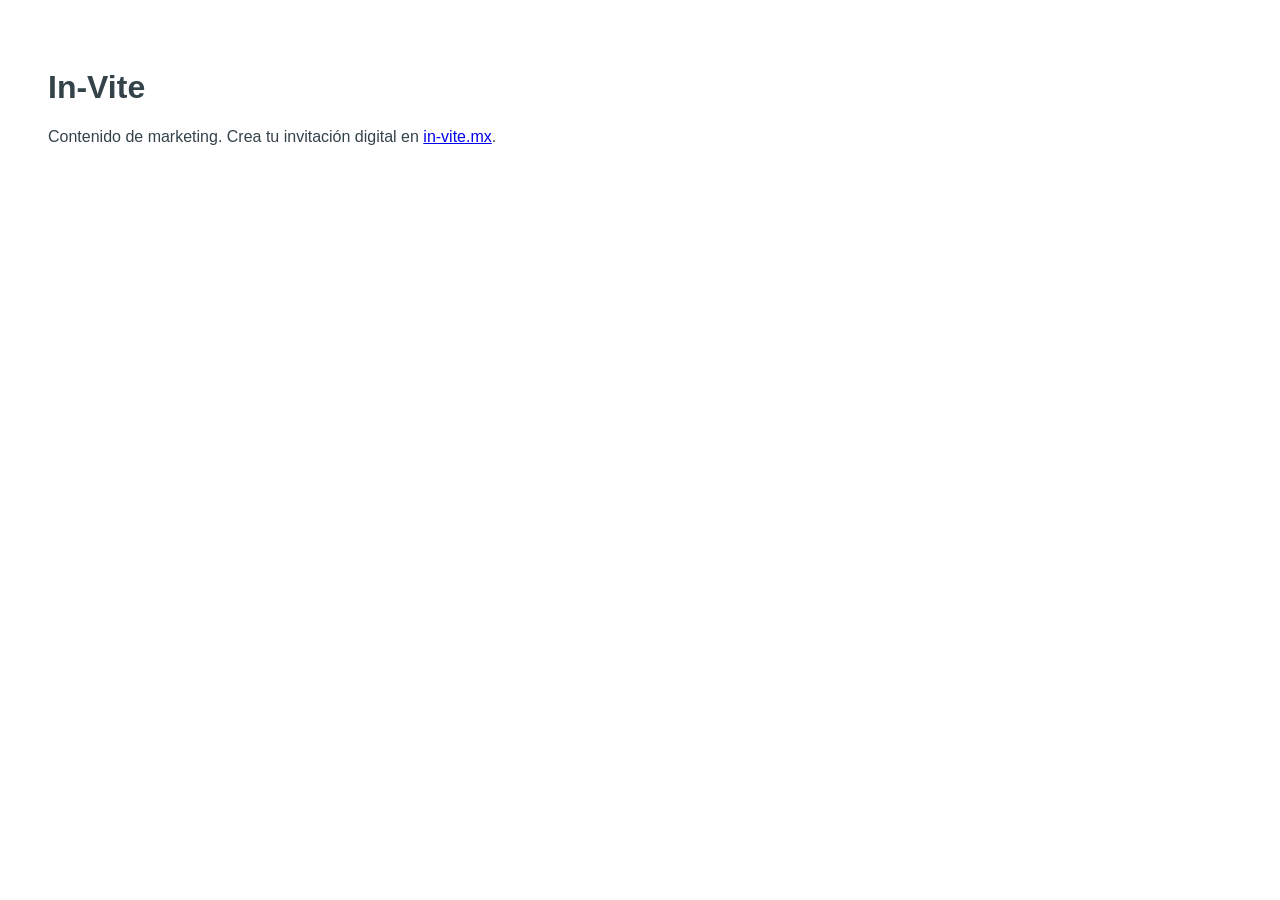
<file: index.html>
<!doctype html><html lang="es"><head><meta charset="utf-8"><title>In-Vite · Marketing</title><meta name="robots" content="noindex"></head>
<body style="font-family:sans-serif;padding:40px;color:#34424a"><h1>In-Vite</h1><p>Contenido de marketing. Crea tu invitación digital en <a href="https://in-vite.mx">in-vite.mx</a>.</p></body></html>
</file>
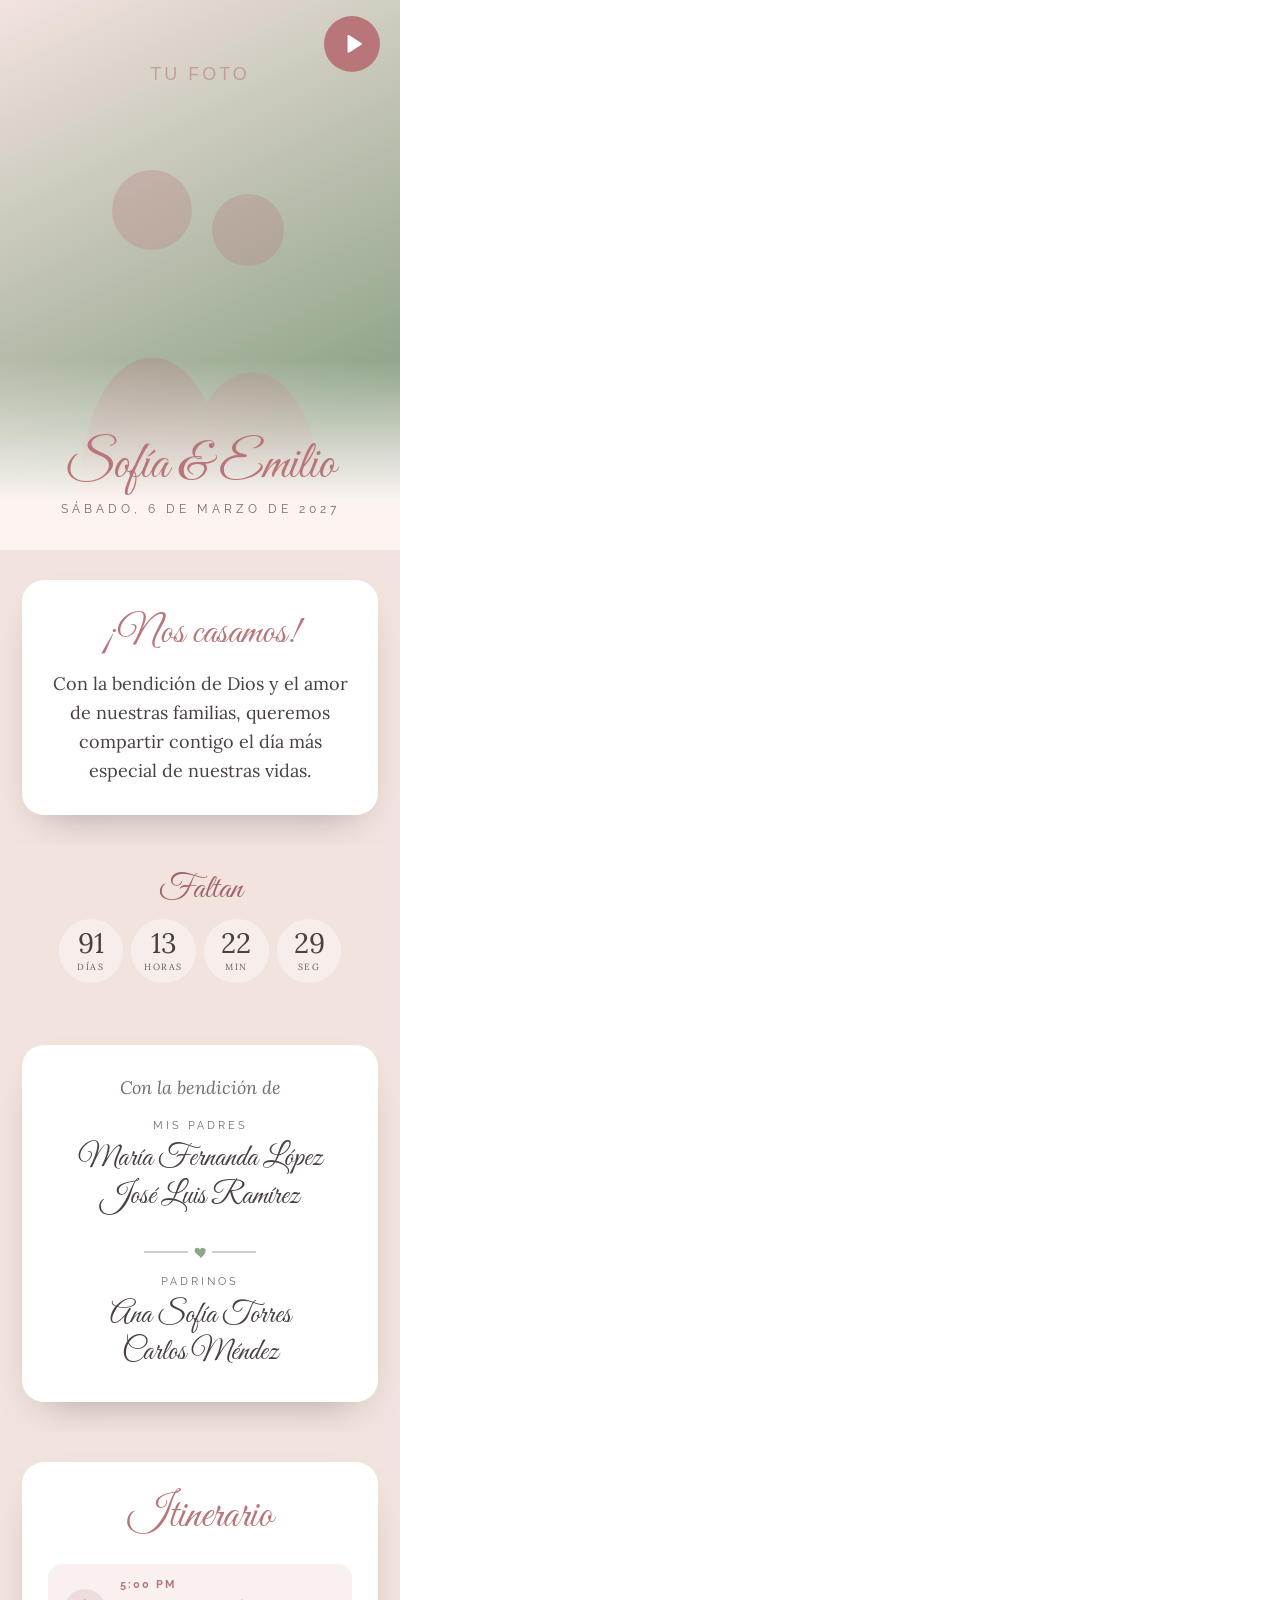
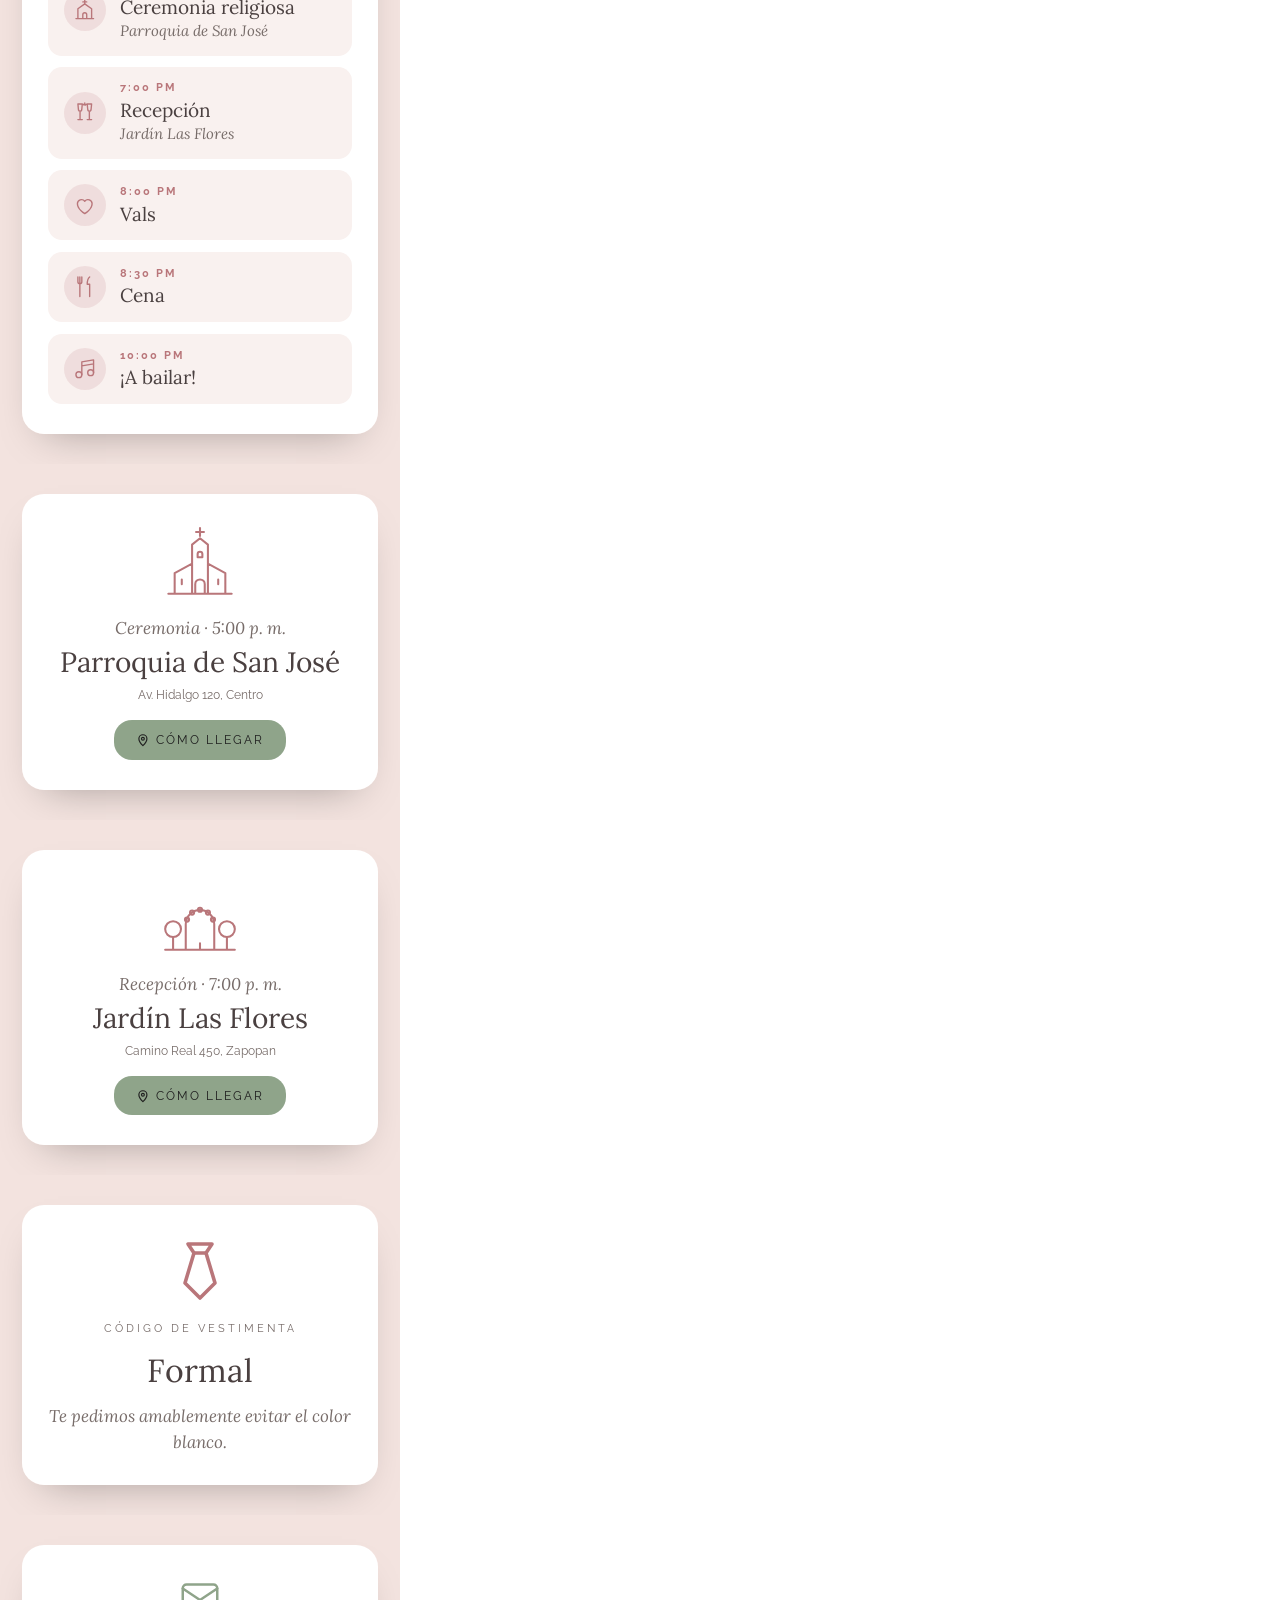
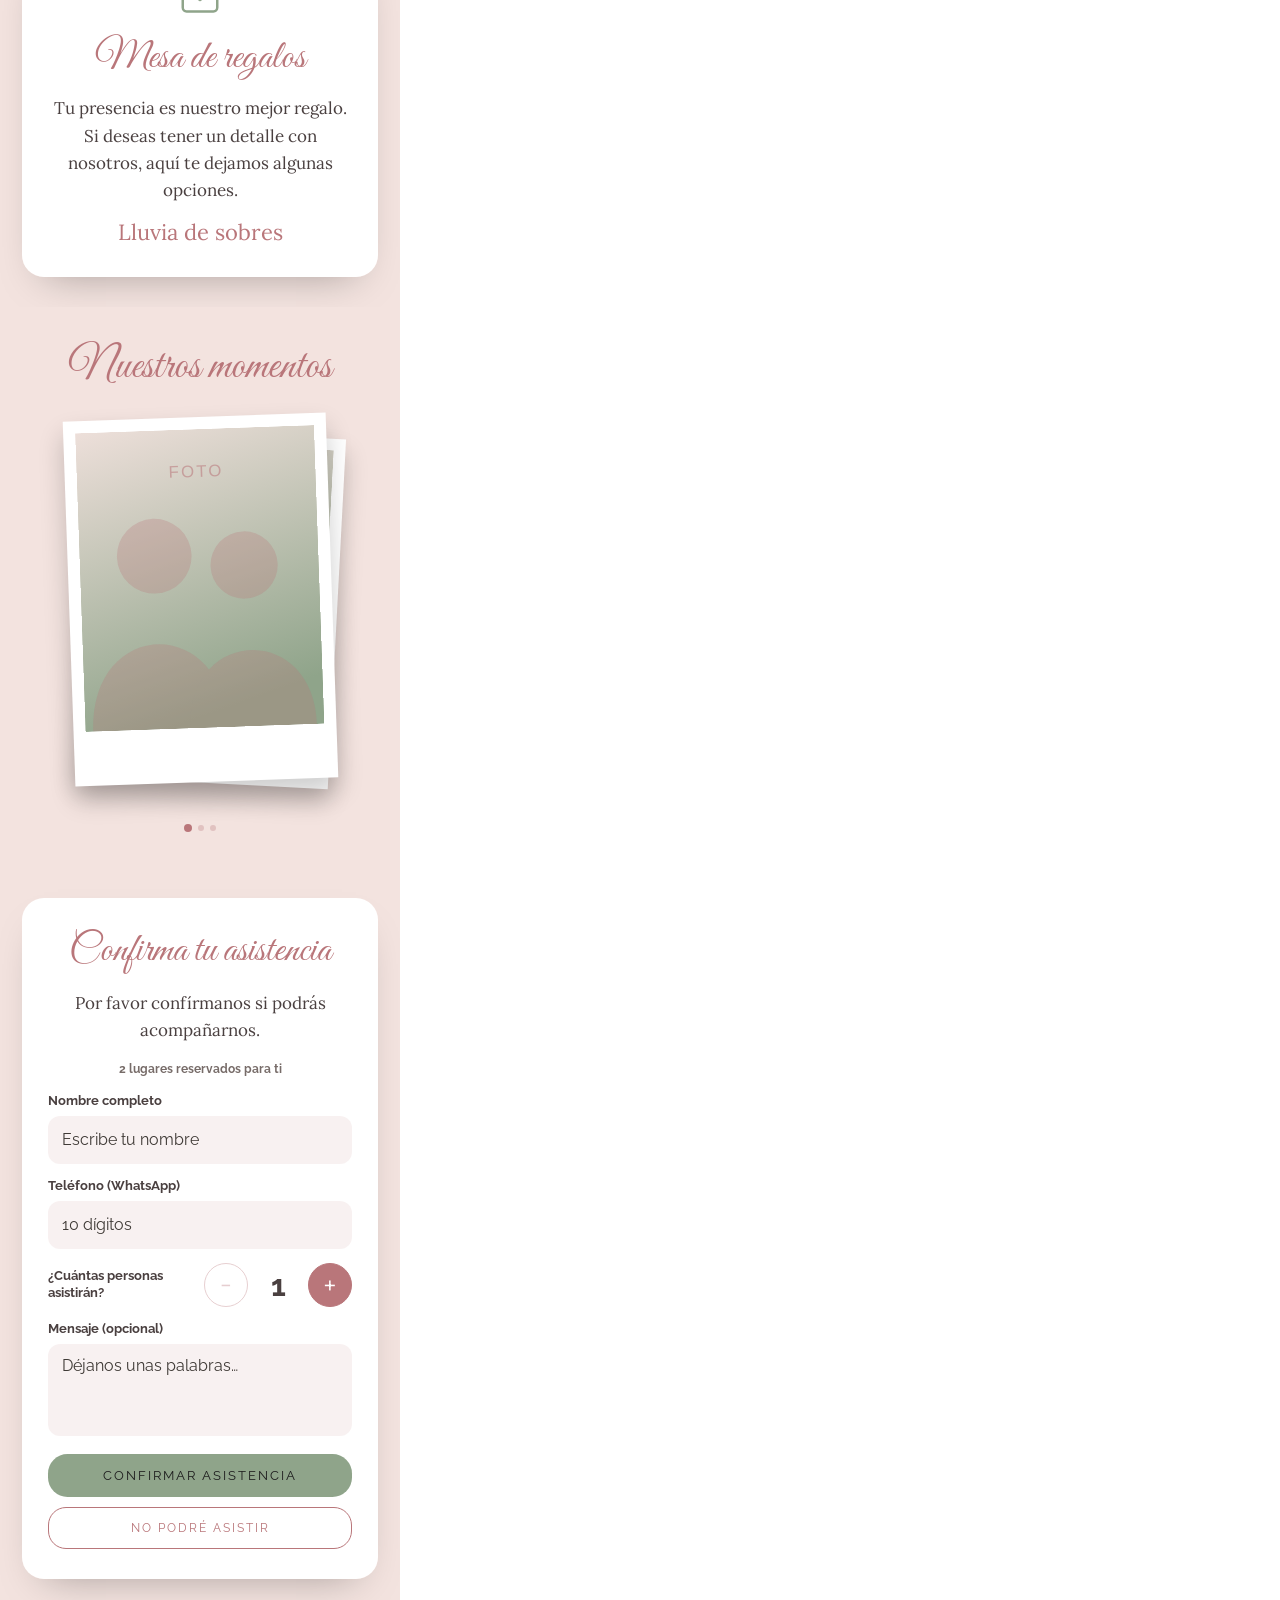
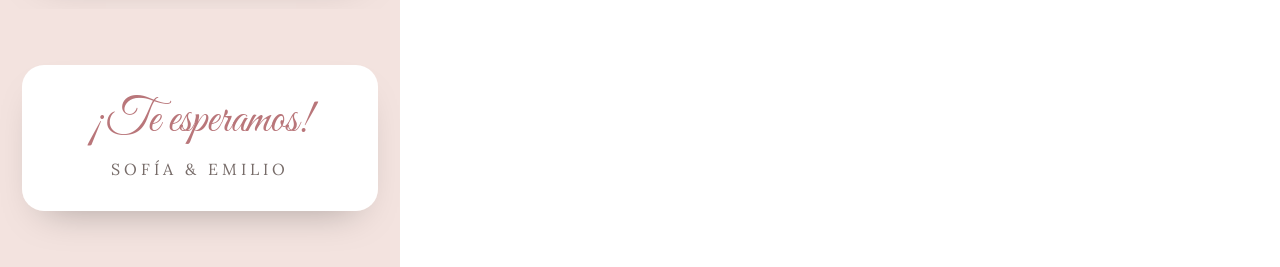
<file: fabrica/inv.html>
<html><head><meta charset="utf-8"><link rel="stylesheet" href="fonts.css"><link rel="stylesheet" href="app.css"></head><body style="margin:0;background:#fff"><div id="root"></div><script src="inv.js"></script></body></html>
</file>
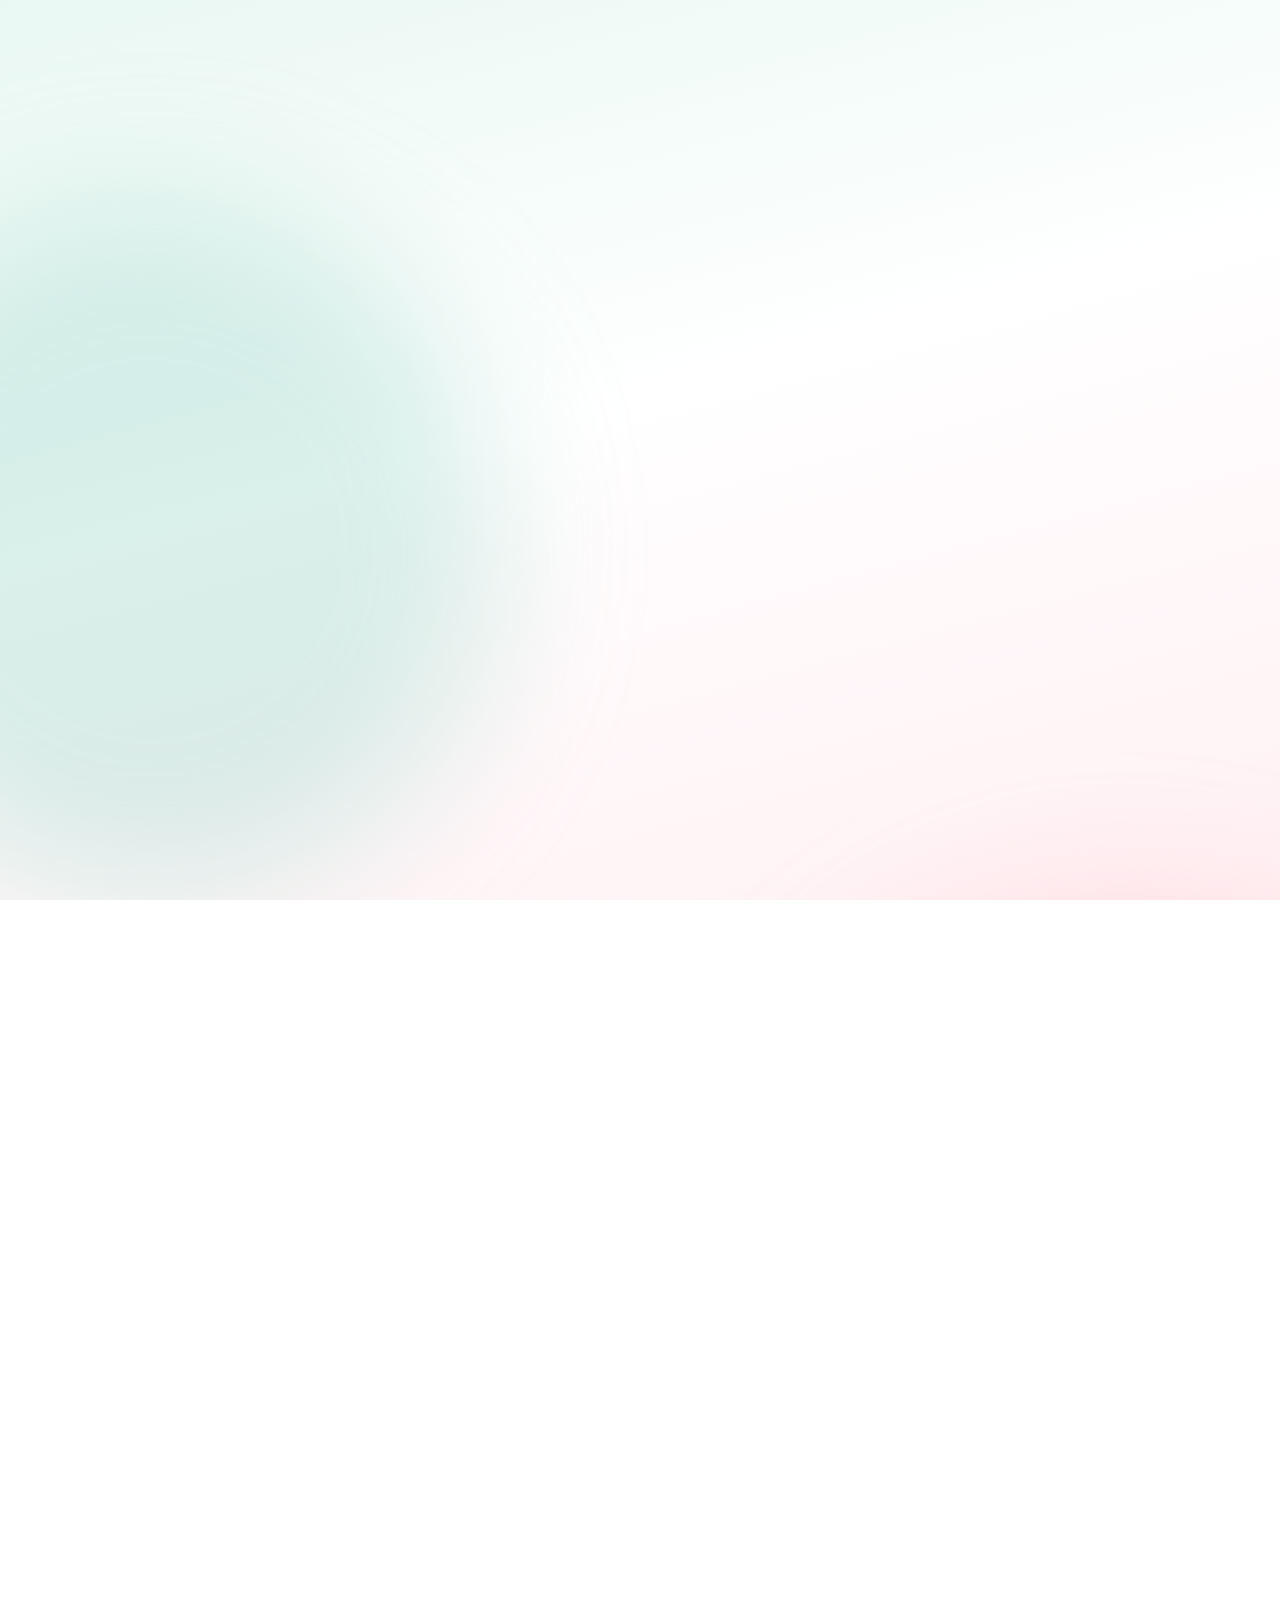
<file: fabrica/reels.html>
<!doctype html>
<html><head><meta charset="utf-8">
<link rel="stylesheet" href="fonts.css">
<style>
*{box-sizing:border-box;margin:0;padding:0}
html,body{width:1080px;height:1920px;overflow:hidden}
body{font-family:Figtree,sans-serif;color:#34424a;background:#fff}
#stage{position:absolute;inset:0;overflow:hidden;background:linear-gradient(165deg,#e9f8f3 0%,#ffffff 46%,#fff0f3 100%)}
.abs{position:absolute}
.blob{position:absolute;border-radius:50%;filter:blur(70px)}
.H{font-family:'Bricolage Grotesque';font-weight:800;letter-spacing:-0.03em;line-height:1.02;color:#34424a}
.hl{color:#3fa58e}
.pink{color:#e98a9e}
/* leyenda superior */
#cap{position:absolute;left:60px;right:60px;top:150px;height:330px;text-align:center}
#chip{display:inline-block;padding:10px 26px;border-radius:999px;background:#34424a;color:#fff;font-weight:700;font-size:30px;letter-spacing:.02em}
#capt{margin-top:22px;font-size:72px}
#caps{margin-top:14px;font-size:34px;color:#5a6a6e;font-weight:500}
/* teléfono */
#phone{position:absolute;left:260px;top:520px;width:560px;height:1100px;border-radius:74px;background:#26302f;padding:20px;box-shadow:0 0 0 3px #7ac9b8,0 70px 120px -30px rgba(52,66,74,.45);transform-origin:50% 0}
#screen{position:relative;width:520px;height:1060px;border-radius:55px;overflow:hidden;background:#fff}
#notch{position:absolute;left:50%;top:16px;width:140px;height:36px;margin-left:-70px;border-radius:20px;background:#26302f;z-index:80}
.layer{position:absolute;inset:0;overflow:hidden}
.inv{position:absolute;left:0;top:0;width:520px}
#finger{position:absolute;left:20px;top:20px;z-index:90;pointer-events:none}
.fdot{position:absolute;width:84px;height:84px;margin:-42px 0 0 -42px;border-radius:50%;background:rgba(255,255,255,.88);border:4px solid #7ac9b8;box-shadow:0 10px 26px rgba(0,0,0,.3)}
.fring{position:absolute;width:84px;height:84px;margin:-42px 0 0 -42px;border-radius:50%;border:5px solid #7ac9b8}
/* UI de app */
.bar{position:absolute;left:0;right:0;top:0;height:112px;padding:58px 24px 0;display:flex;align-items:center;gap:12px;background:rgba(255,255,255,.96);border-bottom:1px solid #eceaf0;font-weight:700;font-size:24px;z-index:20}
.btn{border-radius:18px;background:#3fa58e;color:#fff;font-weight:700;display:flex;align-items:center;justify-content:center;gap:10px}
.sheet{position:absolute;left:0;right:0;bottom:0;background:#fff;border-radius:34px 34px 0 0;box-shadow:0 -20px 50px rgba(30,40,45,.25);z-index:40}
.grab{width:70px;height:7px;border-radius:4px;background:#d8dde0;margin:14px auto 10px}
.lbl{font-size:18px;font-weight:700;color:#5a6a6e;letter-spacing:.06em;text-transform:uppercase}
.field{border:2px solid #7ac9b8;border-radius:16px;padding:14px 18px;font-size:28px;font-weight:600;background:#fff}
.caret{display:inline-block;width:3px;height:30px;background:#3fa58e;vertical-align:-5px;margin-left:2px}
.kbd{background:#d3d7dc;padding:12px 6px 30px}
.krow{display:flex;justify-content:center;gap:7px;margin:8px 0}
.key{width:42px;height:58px;border-radius:9px;background:#fff;box-shadow:0 2px 0 #9aa1a8;display:flex;align-items:center;justify-content:center;font-size:24px;color:#222}
.sel{position:absolute;border:3px solid #3fa58e;border-radius:6px;z-index:30}
.sel i{position:absolute;width:16px;height:16px;border-radius:50%;background:#fff;border:3px solid #3fa58e}
.pillc{position:absolute;padding:14px 26px;border-radius:999px;background:#fff;box-shadow:0 18px 40px -16px rgba(52,66,74,.45);font-weight:700;font-size:30px;display:flex;align-items:center;gap:12px;white-space:nowrap}
.pillc b{display:inline-flex;width:40px;height:40px;border-radius:50%;background:#7ac9b8;color:#fff;align-items:center;justify-content:center}
/* chat */
.chat{position:absolute;inset:0;background:#efe7de}
.msg{position:absolute;max-width:760px;padding:22px 30px 26px;border-radius:30px;font-size:38px;line-height:1.25;box-shadow:0 2px 0 rgba(0,0,0,.08)}
.msg.in{left:60px;background:#fff;border-top-left-radius:8px}
.msg.out{right:60px;background:#d9fdd3;border-top-right-radius:8px}
.msg small{display:block;font-size:24px;font-weight:700;margin-bottom:4px}
/* tarjeta final */
#end{position:absolute;inset:0;text-align:center;opacity:0}
.cta{display:inline-block;padding:30px 60px;border-radius:40px;background:#3fa58e;color:#fff;box-shadow:0 26px 50px -20px rgba(63,165,142,.65)}
</style></head>
<body>
<div id="stage">
  <div class="blob" style="left:-200px;top:200px;width:700px;height:700px;background:rgba(122,201,184,.28)"></div>
  <div class="blob" style="right:-220px;top:900px;width:760px;height:760px;background:rgba(251,180,192,.30)"></div>
  <div id="hook" class="abs" style="inset:0"></div>
  <div id="cap"><div id="chip"></div><div id="capt" class="H"></div><div id="caps"></div></div>
  <div id="phone"><div id="screen"><div id="notch"></div><div id="scr" class="abs" style="inset:0"></div></div><div id="finger"><div class="fring" id="fring"></div><div class="fdot" id="fdot"></div></div></div>
  <div id="side" class="abs" style="inset:0;pointer-events:none"></div>
  <div id="end">
    <img src="logo.png" id="elogo" class="abs" style="left:310px;top:250px;width:460px;height:460px;mix-blend-mode:multiply">
    <div id="e1" class="abs H" style="left:60px;right:60px;top:760px;font-size:96px">Diséñala <span class="hl">gratis</span></div>
    <div id="e2" class="abs" style="left:80px;right:80px;top:900px;font-size:42px;line-height:1.35;color:#5a6a6e;font-weight:500">Pagas <b style="color:#34424a">$350 MXN</b> solo al activarla.<br>Todo incluido, sin cobros extra.</div>
    <div id="e3" class="abs" style="left:0;right:0;top:1110px"><div class="cta"><div style="font-size:34px;font-weight:600;opacity:.9">Créala hoy en</div><div class="H" style="color:#fff;font-size:76px;margin-top:6px">in-vite.mx</div></div></div>
    <div id="e4" class="abs" style="left:0;right:0;top:1390px;font-size:34px;color:#5a6a6e;font-weight:600">Boda · XV años · Bautizo · Cumpleaños · y más</div>
  </div>
</div>
<script src="icons.js"></script>
<script>
const Q = new URLSearchParams(location.search); const RID = Q.get('r') || '1';
// Variantes: ?c=<JSON> con { set: 'base', t: { clave: 'texto' } } — ver README de la fábrica
let CFG = {}; try { CFG = JSON.parse(Q.get('c') || '{}'); } catch (e) { CFG = {}; }
const T = (k, d) => (CFG.t && CFG.t[k] != null ? CFG.t[k] : d);
const IM = (n) => `sets/${CFG.set || 'base'}/${n}`;
// ---------- utilidades ----------
const $ = (id) => document.getElementById(id);
const C = (v, a = 0, b = 1) => Math.min(b, Math.max(a, v));
const P = (t, a, b) => C((t - a) / (b - a));
const eo = (x) => 1 - Math.pow(1 - x, 3);
const eio = (x) => (x < .5 ? 4 * x * x * x : 1 - Math.pow(-2 * x + 2, 3) / 2);
const back = (x) => { const c = 1.7; return 1 + (c + 1) * Math.pow(x - 1, 3) + c * Math.pow(x - 1, 2); };
const L = (a, b, x) => a + (b - a) * x;
const H = (html) => { const d = document.createElement('div'); d.innerHTML = html.trim(); return d.firstChild; };
function vis(el, t, a, b, fi = .3, fo = .3) { const o = t < a || t > b ? 0 : Math.min(fi ? P(t, a, a + fi) : 1, fo ? 1 - P(t, b - fo, b) : 1); el.style.opacity = o; el.style.visibility = o > 0.001 ? 'visible' : 'hidden'; return o; }
const typed = (s, x) => s.slice(0, Math.round(s.length * C(x)));
const S = 1.3; // px lógicos de la invitación → px de pantalla del teléfono
const CUES = []; // [t, efecto] para el audio
const cue = (t, k, g) => CUES.push([t, k, g ?? 1]);

// leyenda superior
const CAPS = [];
function capAt(t) {
  const c = CAPS.find((c) => t >= c[0] && t < c[1]);
  const cap = $('cap');
  if (!c) { cap.style.opacity = 0; return; }
  const [a, b, chip, title, sub] = c;
  const o = Math.min(P(t, a, a + .3), 1 - P(t, b - .25, b));
  cap.style.opacity = o; cap.style.transform = `translateY(${(1 - eo(P(t, a, a + .4))) * 30}px)`;
  $('chip').style.display = chip ? '' : 'none'; $('chip').textContent = chip || '';
  $('capt').innerHTML = title; $('caps').innerHTML = sub || '';
}
// teléfono
let PH = { y: 0, s: 1, o: 1, x: 0 };
function phone(t, a, b) { // entra desde abajo, sale hacia abajo
  const i = eo(P(t, a, a + .55)), o = P(t, b - .35, b);
  const ph = $('phone'); ph.style.display = t < a || t > b ? 'none' : '';
  ph.style.transform = `translate(${PH.x}px, ${(1 - i) * 900 + o * o * 1000 + PH.y}px) scale(${PH.s})`;
}
// dedo: lista de [t0, t1, x, y, tap?]
function finger(t, path) {
  let pos = null, press = 0, ring = 0, show = 0;
  for (let i = 0; i < path.length; i++) {
    const [t0, t1, x, y, tap] = path[i];
    if (t < t0 || t > t1) continue;
    const prev = path[i - 1]; show = 1;
    if (prev && prev[1] >= t0 - .05) { const m = eio(P(t, t0, t0 + .35)); pos = [L(prev[2], x, m), L(prev[3], y, m)]; } else pos = [x, y];
    if (!prev || prev[1] < t0 - .05) show = P(t, t0, t0 + .15);
    if (i === path.length - 1 || path[i + 1][0] > t1 + .05) show = Math.min(show, 1 - P(t, t1 - .15, t1));
    if (tap) { const tt = tap === true ? t0 + .45 : tap; const d = t - tt; if (d > -.12 && d < .1) press = 1 - Math.abs(d) / .12; if (d >= 0 && d < .5) ring = d / .5; }
  }
  const f = $('finger'); f.style.opacity = show; if (!pos) return;
  const dot = $('fdot'), rg = $('fring');
  dot.style.left = rg.style.left = pos[0] + 'px'; dot.style.top = rg.style.top = pos[1] + 'px';
  dot.style.transform = `scale(${1 - press * .22})`;
  rg.style.opacity = ring ? 1 - ring : 0; rg.style.transform = `scale(${1 + ring * 1.4})`;
}
function tapsToCues(path) { path.forEach(([t0, , , , tap]) => { if (tap) cue(tap === true ? t0 + .45 : tap, 'click'); }); }
// tarjeta final
function endCard(t, a) {
  const e = $('end'); e.style.opacity = P(t, a, a + .3); e.style.display = t < a ? 'none' : '';
  const k = (d) => eo(P(t, a + d, a + d + .5));
  $('elogo').style.transform = `translateY(${(1 - back(P(t, a + .05, a + .7))) * 120}px) scale(${.6 + .4 * back(P(t, a + .05, a + .7))})`;
  [['e1', .35], ['e2', .6], ['e3', .85], ['e4', 1.1]].forEach(([id, d]) => { $(id).style.opacity = k(d); $(id).style.transform = `translateY(${(1 - k(d)) * 40}px)`; });
  $('e3').firstChild.style.transform = `scale(${1 + Math.sin(Math.max(0, t - a - 1.4) * 4) * .015})`;
}
function endCues(a) { cue(a, 'whoosh'); cue(a + .2, 'shimmer'); cue(a + .9, 'chime'); }
// imagen de invitación en el teléfono
const inv = (src, extra = '') => `<img class="inv" src="${src}" ${extra}>`;
function keyboard() {
  const rows = ['qwertyuiop', 'asdfghjklñ', 'zxcvbnm'];
  return `<div class="kbd">${rows.map((r) => `<div class="krow">${[...r].map((k) => `<div class="key">${k}</div>`).join('')}</div>`).join('')}<div class="krow"><div class="key" style="width:300px"></div><div class="key" style="width:110px;background:#3fa58e;color:#fff;font-size:20px;font-weight:700">Listo</div></div></div>`;
}
function qrSvg(size, col = '#34424a') {
  const m = window.QR; const n = m.length; const c = size / n; let r = '';
  m.forEach((row, y) => [...row].forEach((v, x) => { if (v === '1') r += `<rect x="${x * c}" y="${y * c}" width="${c + .4}" height="${c + .4}"/>`; }));
  return `<svg width="${size}" height="${size}" fill="${col}">${r}</svg>`;
}

const REELS = {};
</script>
<script src="reel1.js"></script>
<script src="reel2.js"></script>
<script src="reel3.js"></script>
<script src="reel4.js"></script>
<script src="qr.js"></script>
<script>
window.QR = window.QRDATA;
['e1', 'e2', 'e4'].forEach((k) => { if (CFG.t && CFG.t[`end_${k}`]) $(k).innerHTML = CFG.t[`end_${k}`]; });
const R = REELS[RID]; R.build(); window.DUR = R.dur; window.CUES = CUES; window.render = (t) => R.render(t); R.render(0); window.ready = true;
</script>
</body></html>
</file>
<file: fabrica/fonts.css>
@font-face {
  font-family: 'Allura';
  font-style: normal;
  font-display: swap;
  font-weight: 400;
  src: url(fonts/allura-latin-400-normal.woff2) format('woff2');
}
@font-face {
  font-family: 'Bricolage Grotesque';
  font-style: normal;
  font-display: swap;
  font-weight: 200;
  src: url(fonts/bricolage-grotesque-latin-200-normal.woff2) format('woff2');
}
@font-face {
  font-family: 'Bricolage Grotesque';
  font-style: normal;
  font-display: swap;
  font-weight: 300;
  src: url(fonts/bricolage-grotesque-latin-300-normal.woff2) format('woff2');
}
@font-face {
  font-family: 'Bricolage Grotesque';
  font-style: normal;
  font-display: swap;
  font-weight: 400;
  src: url(fonts/bricolage-grotesque-latin-400-normal.woff2) format('woff2');
}
@font-face {
  font-family: 'Bricolage Grotesque';
  font-style: normal;
  font-display: swap;
  font-weight: 500;
  src: url(fonts/bricolage-grotesque-latin-500-normal.woff2) format('woff2');
}
@font-face {
  font-family: 'Bricolage Grotesque';
  font-style: normal;
  font-display: swap;
  font-weight: 600;
  src: url(fonts/bricolage-grotesque-latin-600-normal.woff2) format('woff2');
}
@font-face {
  font-family: 'Bricolage Grotesque';
  font-style: normal;
  font-display: swap;
  font-weight: 700;
  src: url(fonts/bricolage-grotesque-latin-700-normal.woff2) format('woff2');
}
@font-face {
  font-family: 'Bricolage Grotesque';
  font-style: normal;
  font-display: swap;
  font-weight: 800;
  src: url(fonts/bricolage-grotesque-latin-800-normal.woff2) format('woff2');
}
@font-face {
  font-family: 'Cinzel';
  font-style: normal;
  font-display: swap;
  font-weight: 400;
  src: url(fonts/cinzel-latin-400-normal.woff2) format('woff2');
}
@font-face {
  font-family: 'Cinzel';
  font-style: normal;
  font-display: swap;
  font-weight: 500;
  src: url(fonts/cinzel-latin-500-normal.woff2) format('woff2');
}
@font-face {
  font-family: 'Cinzel';
  font-style: normal;
  font-display: swap;
  font-weight: 600;
  src: url(fonts/cinzel-latin-600-normal.woff2) format('woff2');
}
@font-face {
  font-family: 'Cinzel';
  font-style: normal;
  font-display: swap;
  font-weight: 700;
  src: url(fonts/cinzel-latin-700-normal.woff2) format('woff2');
}
@font-face {
  font-family: 'Cinzel';
  font-style: normal;
  font-display: swap;
  font-weight: 800;
  src: url(fonts/cinzel-latin-800-normal.woff2) format('woff2');
}
@font-face {
  font-family: 'Cinzel';
  font-style: normal;
  font-display: swap;
  font-weight: 900;
  src: url(fonts/cinzel-latin-900-normal.woff2) format('woff2');
}
@font-face {
  font-family: 'Cormorant Garamond';
  font-style: italic;
  font-display: swap;
  font-weight: 300;
  src: url(fonts/cormorant-garamond-latin-300-italic.woff2) format('woff2');
}
@font-face {
  font-family: 'Cormorant Garamond';
  font-style: normal;
  font-display: swap;
  font-weight: 300;
  src: url(fonts/cormorant-garamond-latin-300-normal.woff2) format('woff2');
}
@font-face {
  font-family: 'Cormorant Garamond';
  font-style: italic;
  font-display: swap;
  font-weight: 400;
  src: url(fonts/cormorant-garamond-latin-400-italic.woff2) format('woff2');
}
@font-face {
  font-family: 'Cormorant Garamond';
  font-style: normal;
  font-display: swap;
  font-weight: 400;
  src: url(fonts/cormorant-garamond-latin-400-normal.woff2) format('woff2');
}
@font-face {
  font-family: 'Cormorant Garamond';
  font-style: italic;
  font-display: swap;
  font-weight: 500;
  src: url(fonts/cormorant-garamond-latin-500-italic.woff2) format('woff2');
}
@font-face {
  font-family: 'Cormorant Garamond';
  font-style: normal;
  font-display: swap;
  font-weight: 500;
  src: url(fonts/cormorant-garamond-latin-500-normal.woff2) format('woff2');
}
@font-face {
  font-family: 'Cormorant Garamond';
  font-style: italic;
  font-display: swap;
  font-weight: 600;
  src: url(fonts/cormorant-garamond-latin-600-italic.woff2) format('woff2');
}
@font-face {
  font-family: 'Cormorant Garamond';
  font-style: normal;
  font-display: swap;
  font-weight: 600;
  src: url(fonts/cormorant-garamond-latin-600-normal.woff2) format('woff2');
}
@font-face {
  font-family: 'Cormorant Garamond';
  font-style: italic;
  font-display: swap;
  font-weight: 700;
  src: url(fonts/cormorant-garamond-latin-700-italic.woff2) format('woff2');
}
@font-face {
  font-family: 'Cormorant Garamond';
  font-style: normal;
  font-display: swap;
  font-weight: 700;
  src: url(fonts/cormorant-garamond-latin-700-normal.woff2) format('woff2');
}
@font-face {
  font-family: 'Ephesis';
  font-style: normal;
  font-display: swap;
  font-weight: 400;
  src: url(fonts/ephesis-latin-400-normal.woff2) format('woff2');
}
@font-face {
  font-family: 'Figtree';
  font-style: italic;
  font-display: swap;
  font-weight: 300;
  src: url(fonts/figtree-latin-300-italic.woff2) format('woff2');
}
@font-face {
  font-family: 'Figtree';
  font-style: normal;
  font-display: swap;
  font-weight: 300;
  src: url(fonts/figtree-latin-300-normal.woff2) format('woff2');
}
@font-face {
  font-family: 'Figtree';
  font-style: italic;
  font-display: swap;
  font-weight: 400;
  src: url(fonts/figtree-latin-400-italic.woff2) format('woff2');
}
@font-face {
  font-family: 'Figtree';
  font-style: normal;
  font-display: swap;
  font-weight: 400;
  src: url(fonts/figtree-latin-400-normal.woff2) format('woff2');
}
@font-face {
  font-family: 'Figtree';
  font-style: italic;
  font-display: swap;
  font-weight: 500;
  src: url(fonts/figtree-latin-500-italic.woff2) format('woff2');
}
@font-face {
  font-family: 'Figtree';
  font-style: normal;
  font-display: swap;
  font-weight: 500;
  src: url(fonts/figtree-latin-500-normal.woff2) format('woff2');
}
@font-face {
  font-family: 'Figtree';
  font-style: italic;
  font-display: swap;
  font-weight: 600;
  src: url(fonts/figtree-latin-600-italic.woff2) format('woff2');
}
@font-face {
  font-family: 'Figtree';
  font-style: normal;
  font-display: swap;
  font-weight: 600;
  src: url(fonts/figtree-latin-600-normal.woff2) format('woff2');
}
@font-face {
  font-family: 'Figtree';
  font-style: italic;
  font-display: swap;
  font-weight: 700;
  src: url(fonts/figtree-latin-700-italic.woff2) format('woff2');
}
@font-face {
  font-family: 'Figtree';
  font-style: normal;
  font-display: swap;
  font-weight: 700;
  src: url(fonts/figtree-latin-700-normal.woff2) format('woff2');
}
@font-face {
  font-family: 'Figtree';
  font-style: italic;
  font-display: swap;
  font-weight: 800;
  src: url(fonts/figtree-latin-800-italic.woff2) format('woff2');
}
@font-face {
  font-family: 'Figtree';
  font-style: normal;
  font-display: swap;
  font-weight: 800;
  src: url(fonts/figtree-latin-800-normal.woff2) format('woff2');
}
@font-face {
  font-family: 'Figtree';
  font-style: italic;
  font-display: swap;
  font-weight: 900;
  src: url(fonts/figtree-latin-900-italic.woff2) format('woff2');
}
@font-face {
  font-family: 'Figtree';
  font-style: normal;
  font-display: swap;
  font-weight: 900;
  src: url(fonts/figtree-latin-900-normal.woff2) format('woff2');
}
@font-face {
  font-family: 'Great Vibes';
  font-style: normal;
  font-display: swap;
  font-weight: 400;
  src: url(fonts/great-vibes-latin-400-normal.woff2) format('woff2');
}
@font-face {
  font-family: 'Imperial Script';
  font-style: normal;
  font-display: swap;
  font-weight: 400;
  src: url(fonts/imperial-script-latin-400-normal.woff2) format('woff2');
}
@font-face {
  font-family: 'Libre Baskerville';
  font-style: italic;
  font-display: swap;
  font-weight: 400;
  src: url(fonts/libre-baskerville-latin-400-italic.woff2) format('woff2');
}
@font-face {
  font-family: 'Libre Baskerville';
  font-style: normal;
  font-display: swap;
  font-weight: 400;
  src: url(fonts/libre-baskerville-latin-400-normal.woff2) format('woff2');
}
@font-face {
  font-family: 'Libre Baskerville';
  font-style: italic;
  font-display: swap;
  font-weight: 500;
  src: url(fonts/libre-baskerville-latin-500-italic.woff2) format('woff2');
}
@font-face {
  font-family: 'Libre Baskerville';
  font-style: normal;
  font-display: swap;
  font-weight: 500;
  src: url(fonts/libre-baskerville-latin-500-normal.woff2) format('woff2');
}
@font-face {
  font-family: 'Libre Baskerville';
  font-style: italic;
  font-display: swap;
  font-weight: 600;
  src: url(fonts/libre-baskerville-latin-600-italic.woff2) format('woff2');
}
@font-face {
  font-family: 'Libre Baskerville';
  font-style: normal;
  font-display: swap;
  font-weight: 600;
  src: url(fonts/libre-baskerville-latin-600-normal.woff2) format('woff2');
}
@font-face {
  font-family: 'Libre Baskerville';
  font-style: italic;
  font-display: swap;
  font-weight: 700;
  src: url(fonts/libre-baskerville-latin-700-italic.woff2) format('woff2');
}
@font-face {
  font-family: 'Libre Baskerville';
  font-style: normal;
  font-display: swap;
  font-weight: 700;
  src: url(fonts/libre-baskerville-latin-700-normal.woff2) format('woff2');
}
@font-face {
  font-family: 'Lora';
  font-style: italic;
  font-display: swap;
  font-weight: 400;
  src: url(fonts/lora-latin-400-italic.woff2) format('woff2');
}
@font-face {
  font-family: 'Lora';
  font-style: normal;
  font-display: swap;
  font-weight: 400;
  src: url(fonts/lora-latin-400-normal.woff2) format('woff2');
}
@font-face {
  font-family: 'Lora';
  font-style: italic;
  font-display: swap;
  font-weight: 500;
  src: url(fonts/lora-latin-500-italic.woff2) format('woff2');
}
@font-face {
  font-family: 'Lora';
  font-style: normal;
  font-display: swap;
  font-weight: 500;
  src: url(fonts/lora-latin-500-normal.woff2) format('woff2');
}
@font-face {
  font-family: 'Lora';
  font-style: italic;
  font-display: swap;
  font-weight: 600;
  src: url(fonts/lora-latin-600-italic.woff2) format('woff2');
}
@font-face {
  font-family: 'Lora';
  font-style: normal;
  font-display: swap;
  font-weight: 600;
  src: url(fonts/lora-latin-600-normal.woff2) format('woff2');
}
@font-face {
  font-family: 'Lora';
  font-style: italic;
  font-display: swap;
  font-weight: 700;
  src: url(fonts/lora-latin-700-italic.woff2) format('woff2');
}
@font-face {
  font-family: 'Lora';
  font-style: normal;
  font-display: swap;
  font-weight: 700;
  src: url(fonts/lora-latin-700-normal.woff2) format('woff2');
}
@font-face {
  font-family: 'Montserrat';
  font-style: italic;
  font-display: swap;
  font-weight: 100;
  src: url(fonts/montserrat-latin-100-italic.woff2) format('woff2');
}
@font-face {
  font-family: 'Montserrat';
  font-style: normal;
  font-display: swap;
  font-weight: 100;
  src: url(fonts/montserrat-latin-100-normal.woff2) format('woff2');
}
@font-face {
  font-family: 'Montserrat';
  font-style: italic;
  font-display: swap;
  font-weight: 200;
  src: url(fonts/montserrat-latin-200-italic.woff2) format('woff2');
}
@font-face {
  font-family: 'Montserrat';
  font-style: normal;
  font-display: swap;
  font-weight: 200;
  src: url(fonts/montserrat-latin-200-normal.woff2) format('woff2');
}
@font-face {
  font-family: 'Montserrat';
  font-style: italic;
  font-display: swap;
  font-weight: 300;
  src: url(fonts/montserrat-latin-300-italic.woff2) format('woff2');
}
@font-face {
  font-family: 'Montserrat';
  font-style: normal;
  font-display: swap;
  font-weight: 300;
  src: url(fonts/montserrat-latin-300-normal.woff2) format('woff2');
}
@font-face {
  font-family: 'Montserrat';
  font-style: italic;
  font-display: swap;
  font-weight: 400;
  src: url(fonts/montserrat-latin-400-italic.woff2) format('woff2');
}
@font-face {
  font-family: 'Montserrat';
  font-style: normal;
  font-display: swap;
  font-weight: 400;
  src: url(fonts/montserrat-latin-400-normal.woff2) format('woff2');
}
@font-face {
  font-family: 'Montserrat';
  font-style: italic;
  font-display: swap;
  font-weight: 500;
  src: url(fonts/montserrat-latin-500-italic.woff2) format('woff2');
}
@font-face {
  font-family: 'Montserrat';
  font-style: normal;
  font-display: swap;
  font-weight: 500;
  src: url(fonts/montserrat-latin-500-normal.woff2) format('woff2');
}
@font-face {
  font-family: 'Montserrat';
  font-style: italic;
  font-display: swap;
  font-weight: 600;
  src: url(fonts/montserrat-latin-600-italic.woff2) format('woff2');
}
@font-face {
  font-family: 'Montserrat';
  font-style: normal;
  font-display: swap;
  font-weight: 600;
  src: url(fonts/montserrat-latin-600-normal.woff2) format('woff2');
}
@font-face {
  font-family: 'Montserrat';
  font-style: italic;
  font-display: swap;
  font-weight: 700;
  src: url(fonts/montserrat-latin-700-italic.woff2) format('woff2');
}
@font-face {
  font-family: 'Montserrat';
  font-style: normal;
  font-display: swap;
  font-weight: 700;
  src: url(fonts/montserrat-latin-700-normal.woff2) format('woff2');
}
@font-face {
  font-family: 'Montserrat';
  font-style: italic;
  font-display: swap;
  font-weight: 800;
  src: url(fonts/montserrat-latin-800-italic.woff2) format('woff2');
}
@font-face {
  font-family: 'Montserrat';
  font-style: normal;
  font-display: swap;
  font-weight: 800;
  src: url(fonts/montserrat-latin-800-normal.woff2) format('woff2');
}
@font-face {
  font-family: 'Montserrat';
  font-style: italic;
  font-display: swap;
  font-weight: 900;
  src: url(fonts/montserrat-latin-900-italic.woff2) format('woff2');
}
@font-face {
  font-family: 'Montserrat';
  font-style: normal;
  font-display: swap;
  font-weight: 900;
  src: url(fonts/montserrat-latin-900-normal.woff2) format('woff2');
}
@font-face {
  font-family: 'Parisienne';
  font-style: normal;
  font-display: swap;
  font-weight: 400;
  src: url(fonts/parisienne-latin-400-normal.woff2) format('woff2');
}
@font-face {
  font-family: 'Pinyon Script';
  font-style: normal;
  font-display: swap;
  font-weight: 400;
  src: url(fonts/pinyon-script-latin-400-normal.woff2) format('woff2');
}
@font-face {
  font-family: 'Raleway';
  font-style: italic;
  font-display: swap;
  font-weight: 100;
  src: url(fonts/raleway-latin-100-italic.woff2) format('woff2');
}
@font-face {
  font-family: 'Raleway';
  font-style: normal;
  font-display: swap;
  font-weight: 100;
  src: url(fonts/raleway-latin-100-normal.woff2) format('woff2');
}
@font-face {
  font-family: 'Raleway';
  font-style: italic;
  font-display: swap;
  font-weight: 200;
  src: url(fonts/raleway-latin-200-italic.woff2) format('woff2');
}
@font-face {
  font-family: 'Raleway';
  font-style: normal;
  font-display: swap;
  font-weight: 200;
  src: url(fonts/raleway-latin-200-normal.woff2) format('woff2');
}
@font-face {
  font-family: 'Raleway';
  font-style: italic;
  font-display: swap;
  font-weight: 300;
  src: url(fonts/raleway-latin-300-italic.woff2) format('woff2');
}
@font-face {
  font-family: 'Raleway';
  font-style: normal;
  font-display: swap;
  font-weight: 300;
  src: url(fonts/raleway-latin-300-normal.woff2) format('woff2');
}
@font-face {
  font-family: 'Raleway';
  font-style: italic;
  font-display: swap;
  font-weight: 400;
  src: url(fonts/raleway-latin-400-italic.woff2) format('woff2');
}
@font-face {
  font-family: 'Raleway';
  font-style: normal;
  font-display: swap;
  font-weight: 400;
  src: url(fonts/raleway-latin-400-normal.woff2) format('woff2');
}
@font-face {
  font-family: 'Raleway';
  font-style: italic;
  font-display: swap;
  font-weight: 500;
  src: url(fonts/raleway-latin-500-italic.woff2) format('woff2');
}
@font-face {
  font-family: 'Raleway';
  font-style: normal;
  font-display: swap;
  font-weight: 500;
  src: url(fonts/raleway-latin-500-normal.woff2) format('woff2');
}
@font-face {
  font-family: 'Raleway';
  font-style: italic;
  font-display: swap;
  font-weight: 600;
  src: url(fonts/raleway-latin-600-italic.woff2) format('woff2');
}
@font-face {
  font-family: 'Raleway';
  font-style: normal;
  font-display: swap;
  font-weight: 600;
  src: url(fonts/raleway-latin-600-normal.woff2) format('woff2');
}
@font-face {
  font-family: 'Raleway';
  font-style: italic;
  font-display: swap;
  font-weight: 700;
  src: url(fonts/raleway-latin-700-italic.woff2) format('woff2');
}
@font-face {
  font-family: 'Raleway';
  font-style: normal;
  font-display: swap;
  font-weight: 700;
  src: url(fonts/raleway-latin-700-normal.woff2) format('woff2');
}
@font-face {
  font-family: 'Raleway';
  font-style: italic;
  font-display: swap;
  font-weight: 800;
  src: url(fonts/raleway-latin-800-italic.woff2) format('woff2');
}
@font-face {
  font-family: 'Raleway';
  font-style: normal;
  font-display: swap;
  font-weight: 800;
  src: url(fonts/raleway-latin-800-normal.woff2) format('woff2');
}
@font-face {
  font-family: 'Raleway';
  font-style: italic;
  font-display: swap;
  font-weight: 900;
  src: url(fonts/raleway-latin-900-italic.woff2) format('woff2');
}
@font-face {
  font-family: 'Raleway';
  font-style: normal;
  font-display: swap;
  font-weight: 900;
  src: url(fonts/raleway-latin-900-normal.woff2) format('woff2');
}
@font-face {
  font-family: 'Sacramento';
  font-style: normal;
  font-display: swap;
  font-weight: 400;
  src: url(fonts/sacramento-latin-400-normal.woff2) format('woff2');
}
</file>
